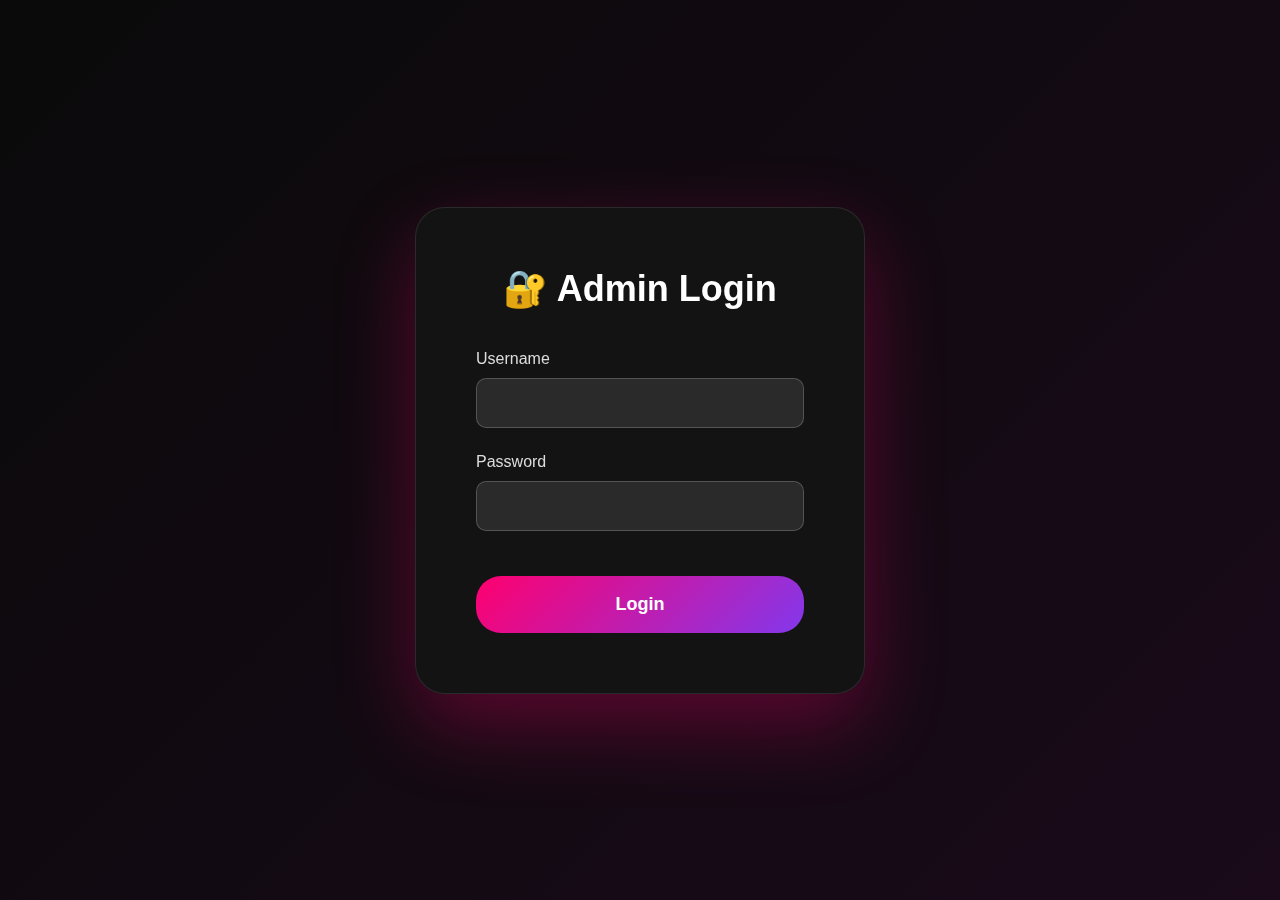
<file: admin.html>
<!DOCTYPE html>
<html lang="en">
<head>
    <meta charset="UTF-8">
    <meta name="viewport" content="width=device-width, initial-scale=1.0">
    <title>Admin Panel - StreamVerse</title>
    <link rel="stylesheet" href="index.css">
    <style>
        /* Admin Login Styles */
        .admin-login {
            min-height: 100vh;
            display: flex;
            align-items: center;
            justify-content: center;
            background: linear-gradient(135deg, #0a0a0a 0%, #1a0a1a 100%);
        }
        
        .login-box {
            background: rgba(20, 20, 20, 0.9);
            backdrop-filter: blur(20px);
            border: 1px solid rgba(255, 255, 255, 0.1);
            border-radius: 30px;
            padding: 60px;
            width: 90%;
            max-width: 450px;
            box-shadow: 0 30px 80px rgba(255, 0, 110, 0.3);
        }
        
        .login-box h1 {
            text-align: center;
            margin-bottom: 40px;
            font-size: 36px;
        }
        
        .form-group {
            margin-bottom: 25px;
        }
        
        .form-group label {
            display: block;
            margin-bottom: 10px;
            color: #ddd;
        }
        
        .form-input {
            width: 100%;
            background: rgba(255, 255, 255, 0.1);
            border: 1px solid rgba(255, 255, 255, 0.2);
            border-radius: 15px;
            padding: 15px 20px;
            color: #fff;
            font-size: 16px;
            outline: none;
        }
        
        .form-input:focus {
            border-color: #ff006e;
            box-shadow: 0 0 20px rgba(255, 0, 110, 0.3);
        }
        
        .login-btn {
            width: 100%;
            background: linear-gradient(135deg, #ff006e, #8338ec);
            border: none;
            color: #fff;
            padding: 18px;
            border-radius: 25px;
            font-size: 18px;
            font-weight: bold;
            cursor: pointer;
            margin-top: 20px;
        }
        
        .login-btn:hover {
            transform: translateY(-3px);
            box-shadow: 0 15px 40px rgba(255, 0, 110, 0.5);
        }
        
        .error-msg {
            color: #ff4444;
            text-align: center;
            margin-top: 15px;
            display: none;
        }
    <style>
        .admin-page {
            padding-top: 100px;
            min-height: 100vh;
            padding-bottom: 50px;
        }
        
        .admin-container {
            max-width: 1200px;
            margin: 0 auto;
            padding: 0 50px;
        }
        
        .admin-header {
            margin-bottom: 40px;
        }
        
        .admin-header h1 {
            font-size: 42px;
            margin-bottom: 10px;
        }
        
        .admin-tabs {
            display: flex;
            gap: 15px;
            margin-bottom: 40px;
            border-bottom: 2px solid rgba(255,255,255,0.1);
        }
        
        .tab-btn {
            background: none;
            border: none;
            color: #aaa;
            padding: 15px 30px;
            font-size: 18px;
            cursor: pointer;
            transition: all 0.3s ease;
            border-bottom: 3px solid transparent;
        }
        
        .tab-btn:hover, .tab-btn.active {
            color: #fff;
            border-bottom-color: #ff006e;
        }
        
        .tab-content {
            display: none;
        }
        
        .tab-content.active {
            display: block;
        }
        
        .form-group {
            margin-bottom: 25px;
        }
        
        .form-group label {
            display: block;
            margin-bottom: 10px;
            font-size: 16px;
            color: #ddd;
        }
        
        .form-input, .form-textarea, .form-select {
            width: 100%;
            background: rgba(255,255,255,0.1);
            border: 1px solid rgba(255,255,255,0.2);
            border-radius: 10px;
            padding: 15px;
            color: #fff;
            font-size: 16px;
            outline: none;
            transition: all 0.3s ease;
        }
        
        .form-input:focus, .form-textarea:focus, .form-select:focus {
            border-color: #ff006e;
            box-shadow: 0 0 20px rgba(255,0,110,0.3);
        }
        
        .form-textarea {
            min-height: 120px;
            resize: vertical;
        }
        
        .submit-btn {
            background: linear-gradient(135deg, #ff006e, #8338ec);
            border: none;
            color: #fff;
            padding: 15px 40px;
            border-radius: 30px;
            font-size: 18px;
            font-weight: bold;
            cursor: pointer;
            transition: all 0.3s ease;
        }
        
        .submit-btn:hover {
            transform: translateY(-3px);
            box-shadow: 0 15px 40px rgba(255,0,110,0.5);
        }
        
        .movies-list {
            display: grid;
            gap: 20px;
        }
        
        .movie-item {
            background: rgba(255,255,255,0.05);
            border: 1px solid rgba(255,255,255,0.1);
            border-radius: 15px;
            padding: 20px;
            display: flex;
            gap: 20px;
            align-items: center;
        }
        
        .movie-item img {
            width: 100px;
            height: 150px;
            object-fit: cover;
            border-radius: 10px;
        }
        
        .movie-item-info {
            flex: 1;
        }
        
        .movie-item-title {
            font-size: 24px;
            font-weight: bold;
            margin-bottom: 10px;
        }
        
        .movie-item-meta {
            color: #aaa;
            margin-bottom: 10px;
        }
        
        .movie-item-actions {
            display: flex;
            gap: 10px;
        }
        
        .edit-btn, .delete-btn {
            padding: 8px 20px;
            border: none;
            border-radius: 20px;
            cursor: pointer;
            transition: all 0.3s ease;
        }
        
        .edit-btn {
            background: rgba(0,245,255,0.2);
            color: #00f5ff;
        }
        
        .delete-btn {
            background: rgba(255,0,0,0.2);
            color: #ff4444;
        }
        
        .edit-btn:hover, .delete-btn:hover {
            transform: translateY(-2px);
        }
        
        .stats-grid {
            display: grid;
            grid-template-columns: repeat(auto-fit, minmax(250px, 1fr));
            gap: 30px;
            margin-bottom: 40px;
        }
        
        .stat-card {
            background: rgba(255,255,255,0.05);
            border: 1px solid rgba(255,255,255,0.1);
            border-radius: 20px;
            padding: 30px;
            text-align: center;
        }
        
        .stat-value {
            font-size: 48px;
            font-weight: bold;
            background: linear-gradient(135deg, #ff006e, #00f5ff);
            -webkit-background-clip: text;
            -webkit-text-fill-color: transparent;
            background-clip: text;
        }
        
        .stat-label {
            font-size: 18px;
            color: #aaa;
            margin-top: 10px;
        }
    </style>
</head>
<body>
    <!-- Admin Login -->
    <div class="admin-login" id="adminLogin">
        <div class="login-box">
            <h1>🔐 Admin Login</h1>
            <form id="adminLoginForm">
                <div class="form-group">
                    <label>Username</label>
                    <input type="text" class="form-input" id="adminUsername" required>
                </div>
                <div class="form-group">
                    <label>Password</label>
                    <input type="password" class="form-input" id="adminPassword" required>
                </div>
                <button type="submit" class="login-btn">Login</button>
                <p class="error-msg" id="errorMsg">Invalid credentials!</p>
            </form>
        </div>
    </div>

    <!-- Navigation -->
    <nav class="navbar scrolled" id="adminNav" style="display: none;">
        <div class="nav-container">
            <div class="logo" onclick="window.location.href='index.html'" style="cursor: pointer;">
                <span class="logo-text">Stream</span><span class="logo-accent">Verse</span>
            </div>
            <div class="nav-links">
                <a href="index.html">Home</a>
                <a href="search.html">Search</a>
                <a href="profile.html">My List</a>
            </div>
            <div class="nav-right">
                <button class="admin-btn" onclick="logoutAdmin()" style="cursor: pointer;">Logout</button>
            </div>
        </div>
    </nav>

    <div class="admin-page" id="adminPanel" style="display: none;">
        <div class="admin-container">
            <div class="admin-header">
                <h1>Admin Panel</h1>
                <p style="color: #aaa;">Manage your OTT platform</p>
            </div>

            <div class="admin-tabs">
                <button class="tab-btn active" onclick="switchTab('dashboard')">Dashboard</button>
                <button class="tab-btn" onclick="switchTab('add')">Add Movie</button>
                <button class="tab-btn" onclick="switchTab('manage')">Manage Movies</button>
            </div>

            <!-- Dashboard Tab -->
            <div class="tab-content active" id="dashboard">
                <div class="stats-grid">
                    <div class="stat-card">
                        <div class="stat-value" id="totalMovies">0</div>
                        <div class="stat-label">Total Movies</div>
                    </div>
                    <div class="stat-card">
                        <div class="stat-value" id="totalUsers">1</div>
                        <div class="stat-label">Total Users</div>
                    </div>
                    <div class="stat-card">
                        <div class="stat-value" id="totalViews">0</div>
                        <div class="stat-label">Total Views</div>
                    </div>
                    <div class="stat-card">
                        <div class="stat-value">⭐ 8.5</div>
                        <div class="stat-label">Avg Rating</div>
                    </div>
                </div>
            </div>

            <!-- Add Movie Tab -->
            <div class="tab-content" id="add">
                <form id="addMovieForm">
                    <div class="form-group">
                        <label>Movie ID (unique)</label>
                        <input type="text" class="form-input" id="movieId" required>
                    </div>
                    <div class="form-group">
                        <label>Title</label>
                        <input type="text" class="form-input" id="movieTitle" required>
                    </div>
                    <div class="form-group">
                        <label>Year</label>
                        <input type="number" class="form-input" id="movieYear" required>
                    </div>
                    <div class="form-group">
                        <label>Rating (0-10)</label>
                        <input type="number" step="0.1" class="form-input" id="movieRating" required>
                    </div>
                    <div class="form-group">
                        <label>Duration (e.g., 2h 30m)</label>
                        <input type="text" class="form-input" id="movieDuration" required>
                    </div>
                    <div class="form-group">
                        <label>Genre</label>
                        <input type="text" class="form-input" id="movieGenre" placeholder="Action, Drama, Thriller" required>
                    </div>
                    <div class="form-group">
                        <label>Category</label>
                        <select class="form-select" id="movieCategory" required>
                            <option value="action">Action</option>
                            <option value="drama">Drama</option>
                            <option value="scifi">Sci-Fi</option>
                            <option value="comedy">Comedy</option>
                            <option value="horror">Horror</option>
                        </select>
                    </div>
                    <div class="form-group">
                        <label>Description</label>
                        <textarea class="form-textarea" id="movieDescription" required></textarea>
                    </div>
                    <div class="form-group">
                        <label>Poster URL</label>
                        <input type="url" class="form-input" id="moviePoster" required>
                    </div>
                    <div class="form-group">
                        <label>Trailer URL (YouTube embed)</label>
                        <input type="url" class="form-input" id="movieTrailer" required>
                    </div>
                    <div class="form-group">
                        <label>Video URL (Telegram/Direct link)</label>
                        <input type="url" class="form-input" id="movieVideo" required>
                    </div>
                    <button type="submit" class="submit-btn">Add Movie</button>
                </form>
            </div>

            <!-- Manage Movies Tab -->
            <div class="tab-content" id="manage">
                <div class="movies-list" id="moviesList"></div>
            </div>
        </div>
    </div>

    <script src="app.js"></script>
    <script src="admin.js"></script>
    <script>
        // Admin Login Authentication
        const ADMIN_USERNAME = 'satyam2';
        const ADMIN_PASSWORD = '0202';
        
        // Check if already logged in
        if (sessionStorage.getItem('adminLoggedIn') === 'true') {
            showAdminPanel();
        }
        
        // Login form handler
        document.getElementById('adminLoginForm').addEventListener('submit', (e) => {
            e.preventDefault();
            
            const username = document.getElementById('adminUsername').value;
            const password = document.getElementById('adminPassword').value;
            const errorMsg = document.getElementById('errorMsg');
            
            if (username === ADMIN_USERNAME && password === ADMIN_PASSWORD) {
                sessionStorage.setItem('adminLoggedIn', 'true');
                showAdminPanel();
            } else {
                errorMsg.style.display = 'block';
                setTimeout(() => {
                    errorMsg.style.display = 'none';
                }, 3000);
            }
        });
        
        function showAdminPanel() {
            document.getElementById('adminLogin').style.display = 'none';
            document.getElementById('adminNav').style.display = 'block';
            document.getElementById('adminPanel').style.display = 'block';
        }
        
        function logoutAdmin() {
            sessionStorage.removeItem('adminLoggedIn');
            window.location.reload();
        }
    </script>
</body>
</html>
</file>
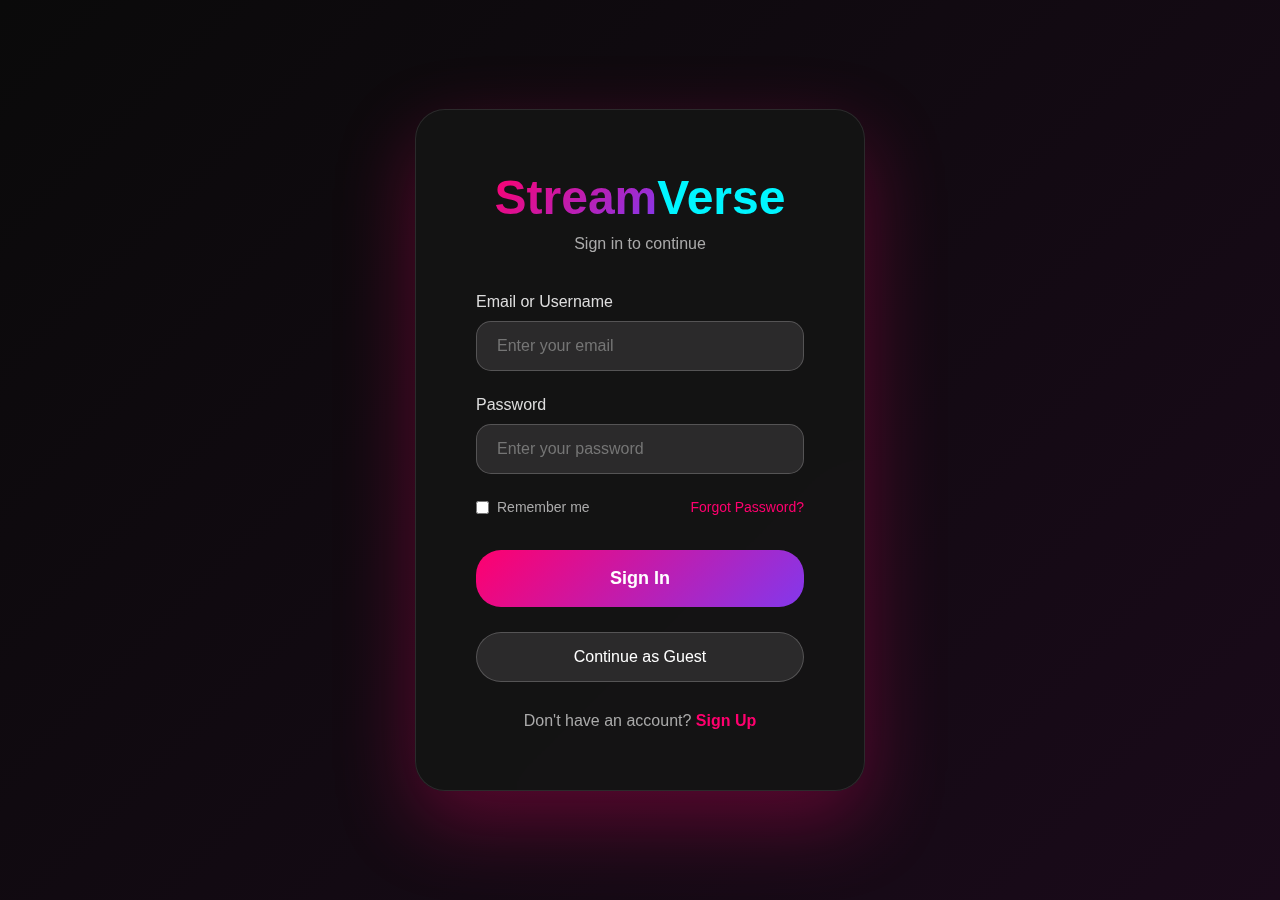
<file: login.html>
<!DOCTYPE html>
<html lang="en">
<head>
    <meta charset="UTF-8">
    <meta name="viewport" content="width=device-width, initial-scale=1.0">
    <title>Login - StreamVerse</title>
    <link rel="icon" type="image/png" href="ott.png">
    <link rel="stylesheet" href="index.css">
    <style>
        .login-page {
            min-height: 100vh;
            display: flex;
            align-items: center;
            justify-content: center;
            background: linear-gradient(135deg, #0a0a0a 0%, #1a0a1a 100%);
            position: relative;
            overflow: hidden;
        }
        
        .login-bg {
            position: absolute;
            top: 0;
            left: 0;
            width: 100%;
            height: 100%;
            background: url('https://images.unsplash.com/photo-1489599849927-2ee91cede3ba?w=1920') center/cover;
            opacity: 0.1;
            animation: zoomIn 20s ease infinite alternate;
        }
        
        .login-container {
            position: relative;
            z-index: 10;
            background: rgba(20, 20, 20, 0.9);
            backdrop-filter: blur(20px);
            border: 1px solid rgba(255, 255, 255, 0.1);
            border-radius: 30px;
            padding: 60px;
            width: 90%;
            max-width: 450px;
            box-shadow: 0 30px 80px rgba(255, 0, 110, 0.3);
        }
        
        .login-logo {
            text-align: center;
            margin-bottom: 40px;
        }
        
        .login-logo h1 {
            font-size: 48px;
            margin-bottom: 10px;
        }
        
        .login-logo p {
            color: #aaa;
        }
        
        .login-form {
            display: flex;
            flex-direction: column;
            gap: 25px;
        }
        
        .form-group {
            display: flex;
            flex-direction: column;
            gap: 10px;
        }
        
        .form-group label {
            color: #ddd;
            font-size: 16px;
        }
        
        .form-input {
            background: rgba(255, 255, 255, 0.1);
            border: 1px solid rgba(255, 255, 255, 0.2);
            border-radius: 15px;
            padding: 15px 20px;
            color: #fff;
            font-size: 16px;
            outline: none;
            transition: all 0.3s ease;
        }
        
        .form-input:focus {
            border-color: #ff006e;
            box-shadow: 0 0 20px rgba(255, 0, 110, 0.3);
        }
        
        .login-btn {
            background: linear-gradient(135deg, #ff006e, #8338ec);
            border: none;
            color: #fff;
            padding: 18px;
            border-radius: 25px;
            font-size: 18px;
            font-weight: bold;
            cursor: pointer;
            transition: all 0.3s ease;
            margin-top: 10px;
        }
        
        .login-btn:hover {
            transform: translateY(-3px);
            box-shadow: 0 15px 40px rgba(255, 0, 110, 0.5);
        }
        
        .login-options {
            display: flex;
            justify-content: space-between;
            align-items: center;
            font-size: 14px;
        }
        
        .remember-me {
            display: flex;
            align-items: center;
            gap: 8px;
            color: #aaa;
        }
        
        .forgot-password {
            color: #ff006e;
            text-decoration: none;
            transition: all 0.3s ease;
        }
        
        .forgot-password:hover {
            color: #00f5ff;
        }
        
        .signup-link {
            text-align: center;
            margin-top: 30px;
            color: #aaa;
        }
        
        .signup-link a {
            color: #ff006e;
            text-decoration: none;
            font-weight: bold;
        }
        
        .signup-link a:hover {
            color: #00f5ff;
        }
        
        .guest-btn {
            background: rgba(255, 255, 255, 0.1);
            border: 1px solid rgba(255, 255, 255, 0.2);
            color: #fff;
            padding: 15px;
            border-radius: 25px;
            font-size: 16px;
            cursor: pointer;
            transition: all 0.3s ease;
        }
        
        .guest-btn:hover {
            background: rgba(255, 255, 255, 0.2);
            transform: translateY(-2px);
        }
    </style>
</head>
<body>
    <div class="login-page">
        <div class="login-bg"></div>
        
        <div class="login-container">
            <div class="login-logo">
                <h1>
                    <span style="background: linear-gradient(135deg, #ff006e, #8338ec); -webkit-background-clip: text; -webkit-text-fill-color: transparent; background-clip: text;">Stream</span><span style="color: #00f5ff;">Verse</span>
                </h1>
                <p>Sign in to continue</p>
            </div>
            
            <form class="login-form" id="loginForm">
                <div class="form-group">
                    <label>Email or Username</label>
                    <input type="text" class="form-input" id="username" placeholder="Enter your email" required>
                </div>
                
                <div class="form-group">
                    <label>Password</label>
                    <input type="password" class="form-input" id="password" placeholder="Enter your password" required>
                </div>
                
                <div class="login-options">
                    <label class="remember-me">
                        <input type="checkbox" id="rememberMe">
                        Remember me
                    </label>
                    <a href="#" class="forgot-password">Forgot Password?</a>
                </div>
                
                <button type="submit" class="login-btn">Sign In</button>
                <button type="button" class="guest-btn" onclick="continueAsGuest()">Continue as Guest</button>
            </form>
            
            <div class="signup-link">
                Don't have an account? <a href="#">Sign Up</a>
            </div>
        </div>
    </div>

    <script>
        document.getElementById('loginForm').addEventListener('submit', (e) => {
            e.preventDefault();
            
            const username = document.getElementById('username').value;
            const password = document.getElementById('password').value;
            const rememberMe = document.getElementById('rememberMe').checked;
            
            // Simple demo login (in production, use proper authentication)
            if (username && password) {
                localStorage.setItem('isLoggedIn', 'true');
                localStorage.setItem('username', username);
                
                if (rememberMe) {
                    localStorage.setItem('rememberMe', 'true');
                }
                
                alert('Login successful!');
                window.location.href = 'index.html';
            }
        });
        
        function continueAsGuest() {
            localStorage.setItem('isLoggedIn', 'guest');
            window.location.href = 'index.html';
        }
        
        // Check if already logged in
        if (localStorage.getItem('isLoggedIn')) {
            window.location.href = 'index.html';
        }
    </script>
</body>
</html>
</file>
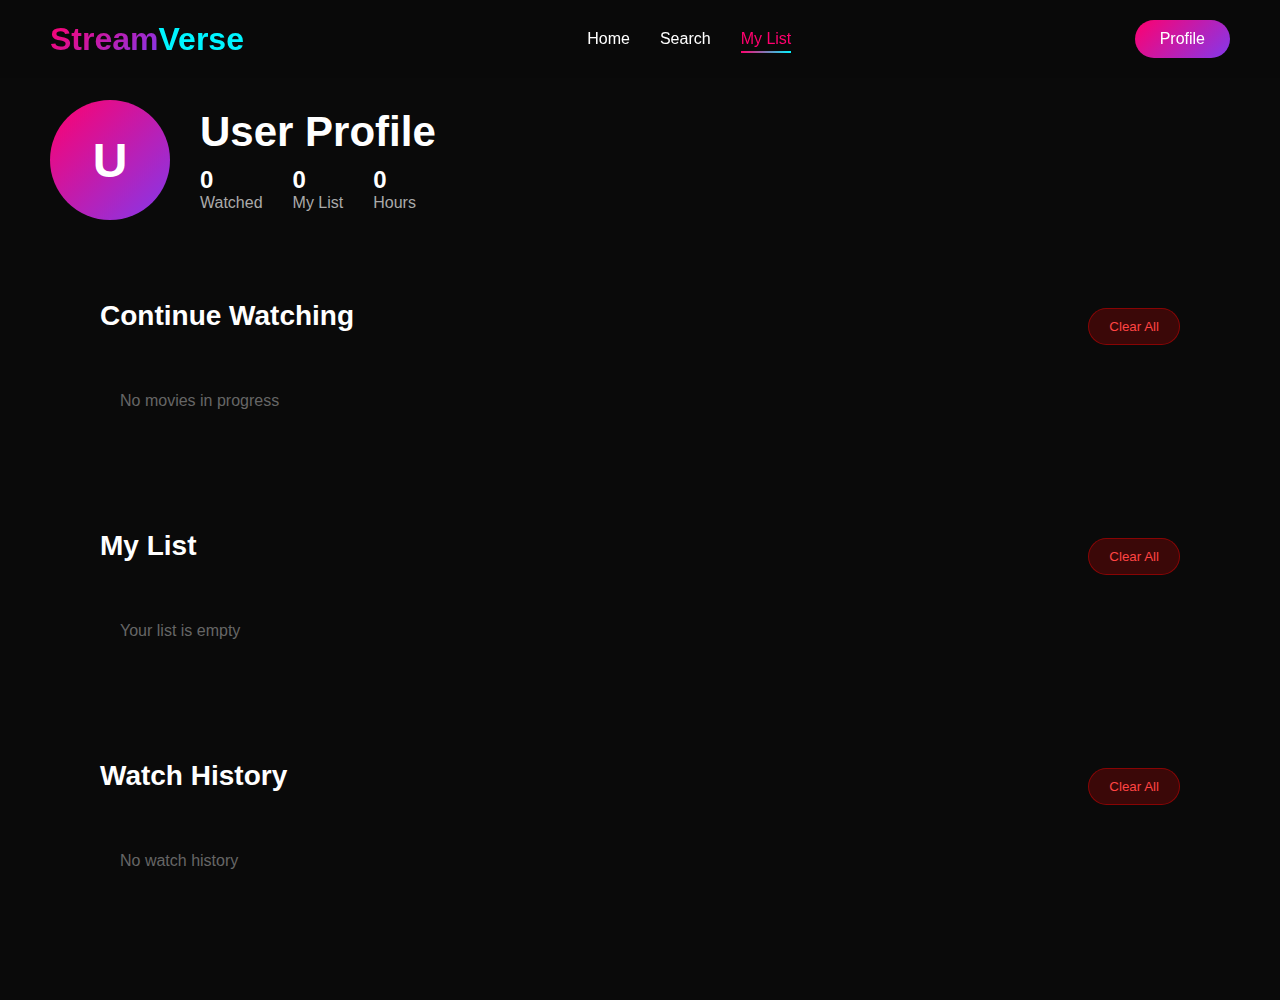
<file: profile.html>
<!DOCTYPE html>
<html lang="en">
<head>
    <meta charset="UTF-8">
    <meta name="viewport" content="width=device-width, initial-scale=1.0">
    <title>Profile - StreamVerse</title>
    <link rel="stylesheet" href="index.css">
    <style>
        .profile-page {
            padding-top: 100px;
            min-height: 100vh;
            padding-bottom: 50px;
        }
        
        .profile-header {
            max-width: 1400px;
            margin: 0 auto;
            padding: 0 50px 40px;
            display: flex;
            align-items: center;
            gap: 30px;
        }
        
        .profile-avatar {
            width: 120px;
            height: 120px;
            border-radius: 50%;
            background: linear-gradient(135deg, #ff006e, #8338ec);
            display: flex;
            align-items: center;
            justify-content: center;
            font-size: 48px;
            font-weight: bold;
        }
        
        .profile-info h1 {
            font-size: 42px;
            margin-bottom: 10px;
        }
        
        .profile-stats {
            display: flex;
            gap: 30px;
            color: #aaa;
        }
        
        .stat {
            display: flex;
            flex-direction: column;
        }
        
        .stat-value {
            font-size: 24px;
            font-weight: bold;
            color: #fff;
        }
        
        .profile-content {
            max-width: 1400px;
            margin: 0 auto;
            padding: 0 50px;
        }
        
        .section-header {
            display: flex;
            justify-content: space-between;
            align-items: center;
            margin-bottom: 20px;
        }
        
        .clear-btn {
            background: rgba(255,0,0,0.2);
            border: 1px solid rgba(255,0,0,0.4);
            color: #ff4444;
            padding: 10px 20px;
            border-radius: 20px;
            cursor: pointer;
            transition: all 0.3s ease;
        }
        
        .clear-btn:hover {
            background: rgba(255,0,0,0.3);
            transform: translateY(-2px);
        }
    </style>
</head>
<body>
    <!-- Navigation -->
    <nav class="navbar scrolled">
        <div class="nav-container">
            <div class="logo" onclick="window.location.href='index.html'" style="cursor: pointer;">
                <span class="logo-text">Stream</span><span class="logo-accent">Verse</span>
            </div>
            <div class="nav-links">
                <a href="index.html">Home</a>
                <a href="search.html">Search</a>
                <a href="profile.html" class="active">My List</a>
            </div>
            <div class="nav-right">
                <a href="profile.html" class="profile-btn">Profile</a>
                <a href="admin.html" class="admin-btn" id="adminBtn" style="display: none;">Admin</a>
            </div>
        </div>
    </nav>

    <div class="profile-page">
        <div class="profile-header">
            <div class="profile-avatar">U</div>
            <div class="profile-info">
                <h1>User Profile</h1>
                <div class="profile-stats">
                    <div class="stat">
                        <span class="stat-value" id="watchedCount">0</span>
                        <span>Watched</span>
                    </div>
                    <div class="stat">
                        <span class="stat-value" id="myListCount">0</span>
                        <span>My List</span>
                    </div>
                    <div class="stat">
                        <span class="stat-value" id="hoursWatched">0</span>
                        <span>Hours</span>
                    </div>
                </div>
            </div>
        </div>

        <div class="profile-content">
            <!-- Continue Watching -->
            <section class="content-section">
                <div class="section-header">
                    <h2 class="section-title">Continue Watching</h2>
                    <button class="clear-btn" onclick="clearContinueWatching()">Clear All</button>
                </div>
                <div class="movie-row" id="continueWatching"></div>
            </section>

            <!-- My List -->
            <section class="content-section">
                <div class="section-header">
                    <h2 class="section-title">My List</h2>
                    <button class="clear-btn" onclick="clearMyList()">Clear All</button>
                </div>
                <div class="movie-row" id="myList"></div>
            </section>

            <!-- Watch History -->
            <section class="content-section">
                <div class="section-header">
                    <h2 class="section-title">Watch History</h2>
                    <button class="clear-btn" onclick="clearHistory()">Clear All</button>
                </div>
                <div class="movie-row" id="watchHistory"></div>
            </section>
        </div>
    </div>

    <div class="modal" id="movieModal">
        <div class="modal-backdrop" onclick="closeModal()"></div>
        <div class="modal-content">
            <button class="modal-close" onclick="closeModal()">✕</button>
            <div class="modal-body" id="modalBody"></div>
        </div>
    </div>

    <script src="app.js"></script>
    <script>
        // Check if admin was unlocked
        const adminBtn = document.getElementById('adminBtn');
        if (adminBtn && sessionStorage.getItem('adminUnlocked') === 'true') {
            adminBtn.style.display = 'block';
        }
        
        function loadProfile() {
            // Continue Watching
            const continueContainer = document.getElementById('continueWatching');
            const history = getWatchHistory();
            const inProgress = history.filter(item => item.progress > 0 && item.progress < 95);
            
            if (inProgress.length === 0) {
                continueContainer.innerHTML = '<p style="color: #666; padding: 20px;">No movies in progress</p>';
            } else {
                const movies = inProgress.map(item => moviesDB[item.id]).filter(m => m);
                continueContainer.innerHTML = movies.map(m => renderMovieCard(m, true)).join('');
            }

            // My List
            const myListContainer = document.getElementById('myList');
            const myList = getMyList();
            
            if (myList.length === 0) {
                myListContainer.innerHTML = '<p style="color: #666; padding: 20px;">Your list is empty</p>';
            } else {
                const movies = myList.map(id => moviesDB[id]).filter(m => m);
                myListContainer.innerHTML = movies.map(m => renderMovieCard(m)).join('');
            }

            // Watch History
            const historyContainer = document.getElementById('watchHistory');
            if (history.length === 0) {
                historyContainer.innerHTML = '<p style="color: #666; padding: 20px;">No watch history</p>';
            } else {
                const movies = history.map(item => moviesDB[item.id]).filter(m => m);
                historyContainer.innerHTML = movies.map(m => renderMovieCard(m)).join('');
            }

            // Update stats
            document.getElementById('watchedCount').textContent = history.length;
            document.getElementById('myListCount').textContent = myList.length;
            document.getElementById('hoursWatched').textContent = Math.floor(history.length * 2.5); // Estimate
        }

        function clearContinueWatching() {
            if (confirm('Clear all continue watching items?')) {
                const history = getWatchHistory();
                const cleared = history.map(item => ({...item, progress: 0}));
                localStorage.setItem('watchHistory', JSON.stringify(cleared));
                loadProfile();
            }
        }

        function clearMyList() {
            if (confirm('Clear your entire list?')) {
                localStorage.setItem('myList', JSON.stringify([]));
                loadProfile();
            }
        }

        function clearHistory() {
            if (confirm('Clear all watch history?')) {
                localStorage.setItem('watchHistory', JSON.stringify([]));
                loadProfile();
            }
        }

        loadProfile();
    </script>
</body>
</html>
</file>
<file: index.css>
/* Reset & Base */
* {
    margin: 0;
    padding: 0;
    box-sizing: border-box;
}

body {
    font-family: 'Segoe UI', Tahoma, Geneva, Verdana, sans-serif;
    background: #0a0a0a;
    color: #fff;
    overflow-x: hidden;
}

/* Navbar */
.navbar {
    position: fixed;
    top: 0;
    width: 100%;
    z-index: 1000;
    background: linear-gradient(180deg, rgba(0,0,0,0.9) 0%, rgba(0,0,0,0) 100%);
    backdrop-filter: blur(10px);
    transition: all 0.3s ease;
}

.navbar.scrolled {
    background: rgba(10, 10, 10, 0.95);
    backdrop-filter: blur(20px);
}

.nav-container {
    display: flex;
    justify-content: space-between;
    align-items: center;
    padding: 20px 50px;
    max-width: 1920px;
    margin: 0 auto;
}

.logo {
    font-size: 32px;
    font-weight: bold;
}

.logo-text {
    background: linear-gradient(135deg, #ff006e, #8338ec);
    -webkit-background-clip: text;
    -webkit-text-fill-color: transparent;
    background-clip: text;
}

.logo-accent {
    color: #00f5ff;
}

.nav-links {
    display: flex;
    gap: 30px;
}

.nav-links a {
    color: #fff;
    text-decoration: none;
    font-size: 16px;
    transition: all 0.3s ease;
    position: relative;
}

.nav-links a:hover,
.nav-links a.active {
    color: #ff006e;
}

.nav-links a::after {
    content: '';
    position: absolute;
    bottom: -5px;
    left: 0;
    width: 0;
    height: 2px;
    background: linear-gradient(90deg, #ff006e, #00f5ff);
    transition: width 0.3s ease;
}

.nav-links a:hover::after,
.nav-links a.active::after {
    width: 100%;
}

.nav-right {
    display: flex;
    gap: 15px;
    align-items: center;
}

.search-input {
    background: rgba(255, 255, 255, 0.1);
    border: 1px solid rgba(255, 255, 255, 0.2);
    border-radius: 25px;
    padding: 10px 20px;
    color: #fff;
    outline: none;
    transition: all 0.3s ease;
    width: 200px;
}

.search-input:focus {
    background: rgba(255, 255, 255, 0.15);
    border-color: #ff006e;
    box-shadow: 0 0 20px rgba(255, 0, 110, 0.3);
}

.profile-btn, .admin-btn {
    background: linear-gradient(135deg, #ff006e, #8338ec);
    padding: 10px 25px;
    border-radius: 25px;
    color: #fff;
    text-decoration: none;
    transition: all 0.3s ease;
}

.profile-btn:hover, .admin-btn:hover {
    transform: translateY(-2px);
    box-shadow: 0 10px 30px rgba(255, 0, 110, 0.4);
}

/* Hero Section */
.hero {
    position: relative;
    height: 85vh;
    display: flex;
    align-items: center;
    margin-top: 70px;
    overflow: hidden;
}

.hero-bg {
    position: absolute;
    top: 0;
    left: 0;
    width: 100%;
    height: 100%;
    background: linear-gradient(rgba(0,0,0,0.3), rgba(10,10,10,1)),
                url('https://images.unsplash.com/photo-1509347528160-9a9e33742cdb?w=1920') center/cover;
    animation: zoomIn 20s ease infinite alternate;
}

@keyframes zoomIn {
    0% { transform: scale(1); }
    100% { transform: scale(1.1); }
}

.hero-content {
    position: relative;
    z-index: 10;
    max-width: 700px;
    padding: 0 50px;
    animation: fadeInUp 1s ease;
}

@keyframes fadeInUp {
    from {
        opacity: 0;
        transform: translateY(30px);
    }
    to {
        opacity: 1;
        transform: translateY(0);
    }
}

.hero-title {
    font-size: 72px;
    font-weight: bold;
    margin-bottom: 20px;
    text-shadow: 0 5px 30px rgba(0, 0, 0, 0.8);
    background: linear-gradient(135deg, #fff, #00f5ff);
    -webkit-background-clip: text;
    -webkit-text-fill-color: transparent;
    background-clip: text;
}

.hero-description {
    font-size: 18px;
    line-height: 1.6;
    margin-bottom: 30px;
    color: #ddd;
    text-shadow: 0 2px 10px rgba(0, 0, 0, 0.8);
}

.hero-buttons {
    display: flex;
    gap: 15px;
    margin-bottom: 20px;
}

.btn-play, .btn-info, .btn-trailer {
    padding: 15px 35px;
    border: none;
    border-radius: 30px;
    font-size: 18px;
    font-weight: bold;
    cursor: pointer;
    transition: all 0.3s ease;
    display: flex;
    align-items: center;
    gap: 10px;
}

.btn-play {
    background: linear-gradient(135deg, #ff006e, #8338ec);
    color: #fff;
}

.btn-play:hover {
    transform: translateY(-3px) scale(1.05);
    box-shadow: 0 15px 40px rgba(255, 0, 110, 0.5);
}

.btn-info {
    background: rgba(255, 255, 255, 0.2);
    color: #fff;
    backdrop-filter: blur(10px);
}

.btn-info:hover {
    background: rgba(255, 255, 255, 0.3);
    transform: translateY(-3px);
}

.btn-trailer {
    background: rgba(0, 245, 255, 0.2);
    color: #00f5ff;
    backdrop-filter: blur(10px);
}

.btn-trailer:hover {
    background: rgba(0, 245, 255, 0.3);
    transform: translateY(-3px);
    box-shadow: 0 10px 30px rgba(0, 245, 255, 0.3);
}

.hero-meta {
    display: flex;
    gap: 20px;
    font-size: 16px;
    color: #aaa;
}

.hero-meta span {
    display: flex;
    align-items: center;
}

.rating {
    color: #ffd700;
    font-weight: bold;
}

/* Content Sections */
.content-section {
    padding: 40px 50px;
}

.section-title {
    font-size: 28px;
    margin-bottom: 20px;
    font-weight: bold;
}

.movie-row {
    display: flex;
    gap: 15px;
    overflow-x: auto;
    padding-bottom: 20px;
    scroll-behavior: smooth;
}

.movie-row::-webkit-scrollbar {
    height: 8px;
}

.movie-row::-webkit-scrollbar-track {
    background: rgba(255, 255, 255, 0.05);
    border-radius: 10px;
}

.movie-row::-webkit-scrollbar-thumb {
    background: linear-gradient(90deg, #ff006e, #8338ec);
    border-radius: 10px;
}

.movie-card {
    min-width: 280px;
    height: 400px;
    border-radius: 20px;
    overflow: hidden;
    position: relative;
    cursor: pointer;
    transition: all 0.4s ease;
    background: #1a1a1a;
}

.movie-card:hover {
    transform: translateY(-10px) scale(1.05);
    box-shadow: 0 20px 50px rgba(255, 0, 110, 0.4);
    z-index: 10;
}

.movie-card img {
    width: 100%;
    height: 100%;
    object-fit: cover;
    transition: all 0.4s ease;
}

.movie-card:hover img {
    transform: scale(1.1);
}

.movie-card-overlay {
    position: absolute;
    bottom: 0;
    left: 0;
    right: 0;
    background: linear-gradient(transparent, rgba(0,0,0,0.95));
    padding: 20px;
    transform: translateY(100%);
    transition: all 0.4s ease;
}

.movie-card:hover .movie-card-overlay {
    transform: translateY(0);
}

.movie-card-title {
    font-size: 20px;
    font-weight: bold;
    margin-bottom: 10px;
}

.movie-card-meta {
    display: flex;
    gap: 10px;
    font-size: 14px;
    color: #aaa;
    margin-bottom: 10px;
}

.movie-card-actions {
    display: flex;
    gap: 10px;
}

.card-btn {
    padding: 8px 15px;
    border: none;
    border-radius: 20px;
    font-size: 14px;
    cursor: pointer;
    transition: all 0.3s ease;
}

.card-btn-play {
    background: linear-gradient(135deg, #ff006e, #8338ec);
    color: #fff;
}

.card-btn-info {
    background: rgba(255, 255, 255, 0.2);
    color: #fff;
}

.card-btn:hover {
    transform: scale(1.1);
}

.continue-progress {
    position: absolute;
    bottom: 0;
    left: 0;
    height: 4px;
    background: linear-gradient(90deg, #ff006e, #00f5ff);
    transition: width 0.3s ease;
}

/* Modal */
.modal {
    display: none;
    position: fixed;
    top: 0;
    left: 0;
    width: 100%;
    height: 100%;
    z-index: 2000;
    animation: fadeIn 0.3s ease;
}

.modal.active {
    display: flex;
    justify-content: center;
    align-items: center;
}

@keyframes fadeIn {
    from { opacity: 0; }
    to { opacity: 1; }
}

.modal-backdrop {
    position: absolute;
    top: 0;
    left: 0;
    width: 100%;
    height: 100%;
    background: rgba(0, 0, 0, 0.9);
    backdrop-filter: blur(10px);
}

.modal-content {
    position: relative;
    background: rgba(20, 20, 20, 0.95);
    border-radius: 30px;
    max-width: 900px;
    width: 90%;
    max-height: 90vh;
    overflow-y: auto;
    padding: 40px;
    border: 1px solid rgba(255, 255, 255, 0.1);
    box-shadow: 0 30px 80px rgba(255, 0, 110, 0.3);
    animation: slideUp 0.4s ease;
}

/* Custom scrollbar for modal */
.modal-content::-webkit-scrollbar {
    width: 8px;
}

.modal-content::-webkit-scrollbar-track {
    background: rgba(255, 255, 255, 0.05);
    border-radius: 10px;
}

.modal-content::-webkit-scrollbar-thumb {
    background: linear-gradient(180deg, #ff006e, #8338ec);
    border-radius: 10px;
}

.modal-content::-webkit-scrollbar-thumb:hover {
    background: linear-gradient(180deg, #ff006e, #00f5ff);
}

@keyframes slideUp {
    from {
        opacity: 0;
        transform: translateY(50px);
    }
    to {
        opacity: 1;
        transform: translateY(0);
    }
}

.modal-close {
    position: absolute;
    top: 20px;
    right: 20px;
    background: rgba(255, 255, 255, 0.1);
    border: none;
    color: #fff;
    font-size: 24px;
    width: 40px;
    height: 40px;
    border-radius: 50%;
    cursor: pointer;
    transition: all 0.3s ease;
}

.modal-close:hover {
    background: #ff006e;
    transform: rotate(90deg);
}

.trailer-modal {
    max-width: 1200px;
    padding: 0;
    background: #000;
}

.trailer-container {
    width: 100%;
    aspect-ratio: 16/9;
}

.trailer-container iframe {
    width: 100%;
    height: 100%;
    border: none;
}

/* Responsive */
@media (max-width: 768px) {
    .nav-container {
        padding: 15px 20px;
    }
    
    .nav-links {
        display: none;
    }
    
    .hero-title {
        font-size: 42px;
    }
    
    .hero-content {
        padding: 0 20px;
    }
    
    .content-section {
        padding: 30px 20px;
    }
    
    .movie-card {
        min-width: 200px;
        height: 300px;
    }
}

/* Hide Google Drive "Open in new window" icon */
iframe[src*="drive.google.com"] {
    pointer-events: auto !important;
}

/* Hide the popup icon overlay */
.player-wrapper iframe::after {
    display: none !important;
}

/* Additional fix for Google Drive controls */
.player-wrapper {
    position: relative;
    overflow: hidden;
}

.player-wrapper::before {
    content: '';
    position: absolute;
    top: 0;
    right: 0;
    width: 60px;
    height: 60px;
    background: #000;
    z-index: 10;
    pointer-events: none;
}
</file>
